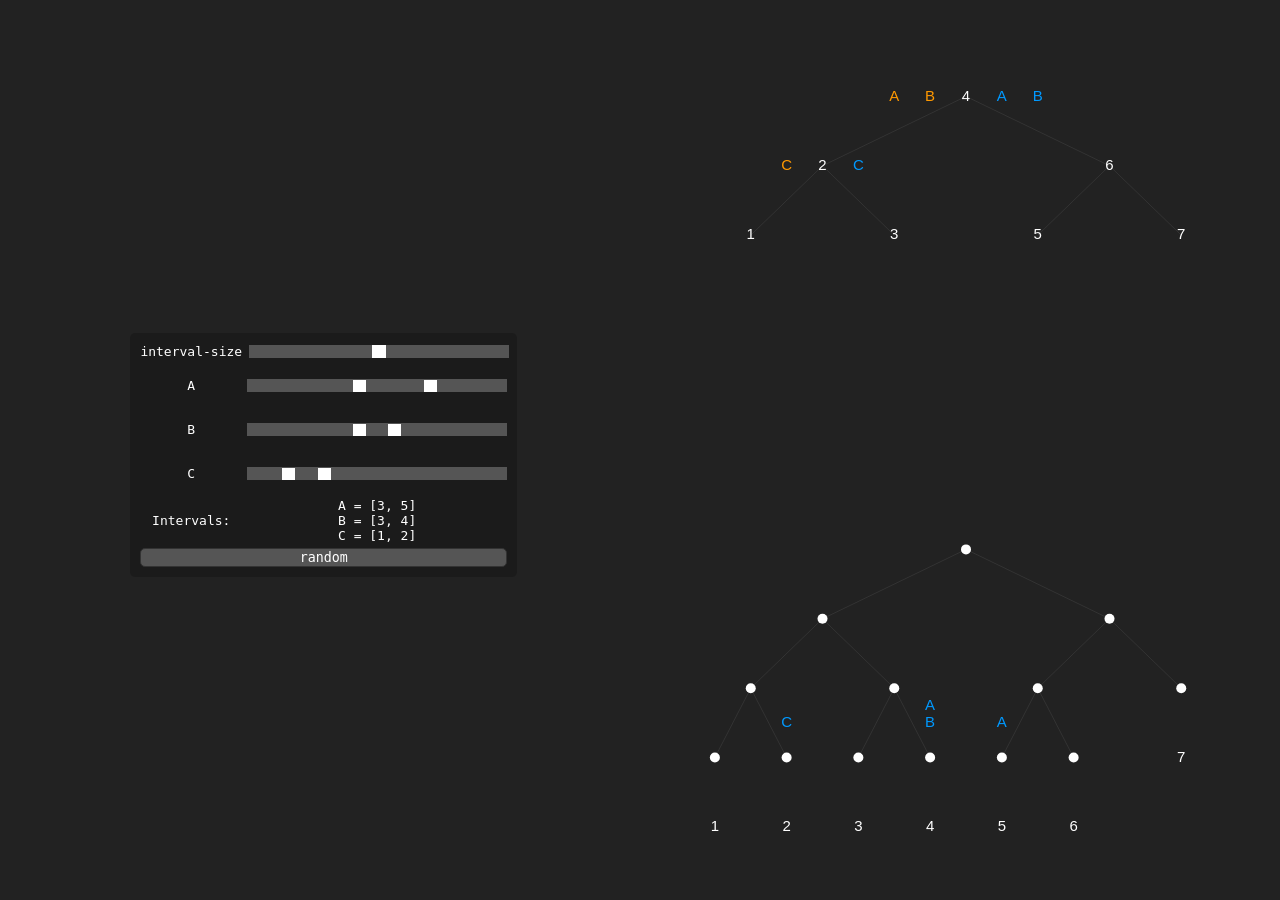
<file: src/index.html>
<!DOCTYPE html>
<html>
    <head>
        <link rel="icon" href="images/icon.png">
        <title>geometric-datastructure</title>

        <link rel="stylesheet" type="text/css" href="./style.css">
        
        <script src="./structures/intervalTree.js"></script>
        <script src="./structures/segmentTree.js"></script>
        <script src="./script.js"></script>
    </head>

    <body>
        <aside>
            <div>interval-size</div>
            <div>
                <input id="interval-size" onchange="updateIntervalSize()" type="range" min="1" value="3" max="5"/>
            </div>

            <div class="name">A</div>
            <div class="multi-slider">
                <input type="range" min="0" value="20" max="7"/>
                <input type="range" min="0" value="40" max="7"/>
            </div>

            <div class="name">B</div>
            <div class="multi-slider">
                <input type="range" min="0" value="20" max="7"/>
                <input type="range" min="0" value="40" max="7"/>
            </div>

            <div class="name">C</div>
            <div class="multi-slider">
                <input type="range" min="0" value="20" max="7"/>
                <input type="range" min="0" value="40" max="7"/>
            </div>

            <div>Intervals:</div>
            <div id="intervals"></div>

            <button onclick="shuffleSliders()">random</button>
        </aside>

        <canvas id="intervalTreeCanvas"></canvas>

        <canvas id="segmentTreeCanvas"></canvas>
    </body>
</html>
</file>
<file: src/style.css>
body {
    position: fixed;
    left: 0;
    top: 0;
    width: 100vw;
    height: 100vh;
    margin: 0;
    display: grid;
    grid-template-columns: 1fr 1fr;
    grid-template-rows: 1fr 1fr;
    gap: 5px;
    margin: 5px;
    background-color: #222222;
    justify-items: center;
    align-items: center;
    text-align: center;
}

*{
    color: #FFFFFF;
    font-family: monospace;
}

aside {
    grid-column: 1 / span 1;
    grid-row: 1 / span 2;
    display: grid;
    grid-template-columns: auto 1fr;
    justify-content: center;
    align-items: center;
    gap: 5px;
    padding: 10px;
    background-color: #00000033;
    border-radius: 5px;
}

aside>button{
    grid-column: 1 / span 2;
    background-color: #555555;
    border: 1px solid #333333;
    border-radius: 5px;
}

#intervalTreeCanvas {
    grid-column: 2 / span 1;
    grid-row: 1 / span 1;
    width: 90%;
    height: 90%;
}

#segmentTreeCanvas {
    grid-column: 2 / span 1;
    grid-row: 2 / span 1;
    width: 90%;
    height: 90%;
}


input[type="range"]{
    background: transparent;
    -webkit-appearance: none;
    width: 100%;
}

input[type="range"]::-webkit-slider-thumb{
    -webkit-appearance: none;
    border-style: solid;
    background-color: #FFFFFF;
    border-width: 0px;
    border-radius: 0px;
    width: 1em;
    height: 1em;
}

input[type="range"]::-webkit-slider-runnable-track{
    border-style: solid;
    background-color: #555555;
    border-width: 0px 0px;
    border-radius: 0px;
    height: 1em;
}

input[type="range"]::-moz-range-track{
    border-style: solid;
    width: 100%;
    background-color: #555555;
    border-width: 0px 0px;
    border-radius: 0px;
    height: 1em;
}

input[type="range"]::-moz-range-thumb{
    border-style: solid;
    background-color: #FFFFFF;
    border-width: 0px;
    border-radius: 0px;
    width: 1em;
    height: 1em;
}



.multi-slider {
    display: grid;
    grid-template-rows: -webkit-max-content 1em;
    grid-template-rows: max-content 1em;
    overflow: hidden;
    position: relative;
    margin: 1em auto;
    width: 20em;
    background: linear-gradient(0deg, #555555 1em, transparent 0);
}

.multi-slider>input[type=range] {
    grid-column: 1;
    grid-row: 2;
    margin: 0;
    background: none;
    color: #FFFFFF;
    font: inherit;
    pointer-events: none;
}

.multi-slider>input[type=range]::-webkit-slider-runnable-track, .multi-slider>input[type=range]::-webkit-slider-thumb, .multi-slider>input[type=range] {
    -webkit-appearance: none;
}

.multi-slider>input[type=range]::-webkit-slider-runnable-track {
    width: 100%;
    height: 100%;
    background: none;
}

.multi-slider>input[type=range]::-moz-range-track {
    width: 100%;
    height: 100%;
    background: none;
}

.multi-slider>input[type=range]::-webkit-slider-thumb {
    border: none;
    width: 1em;
    height: 1em;
    margin-top: 0.5px;
    border-radius: 0;
    background: currentcolor;
    pointer-events: auto;
}

.multi-slider>input[type=range]::-moz-range-thumb {
    border: none;
    width: 1em;
    height: 1em;
    border-radius: 0;
    background: currentcolor;
    pointer-events: auto;
}
</file>
